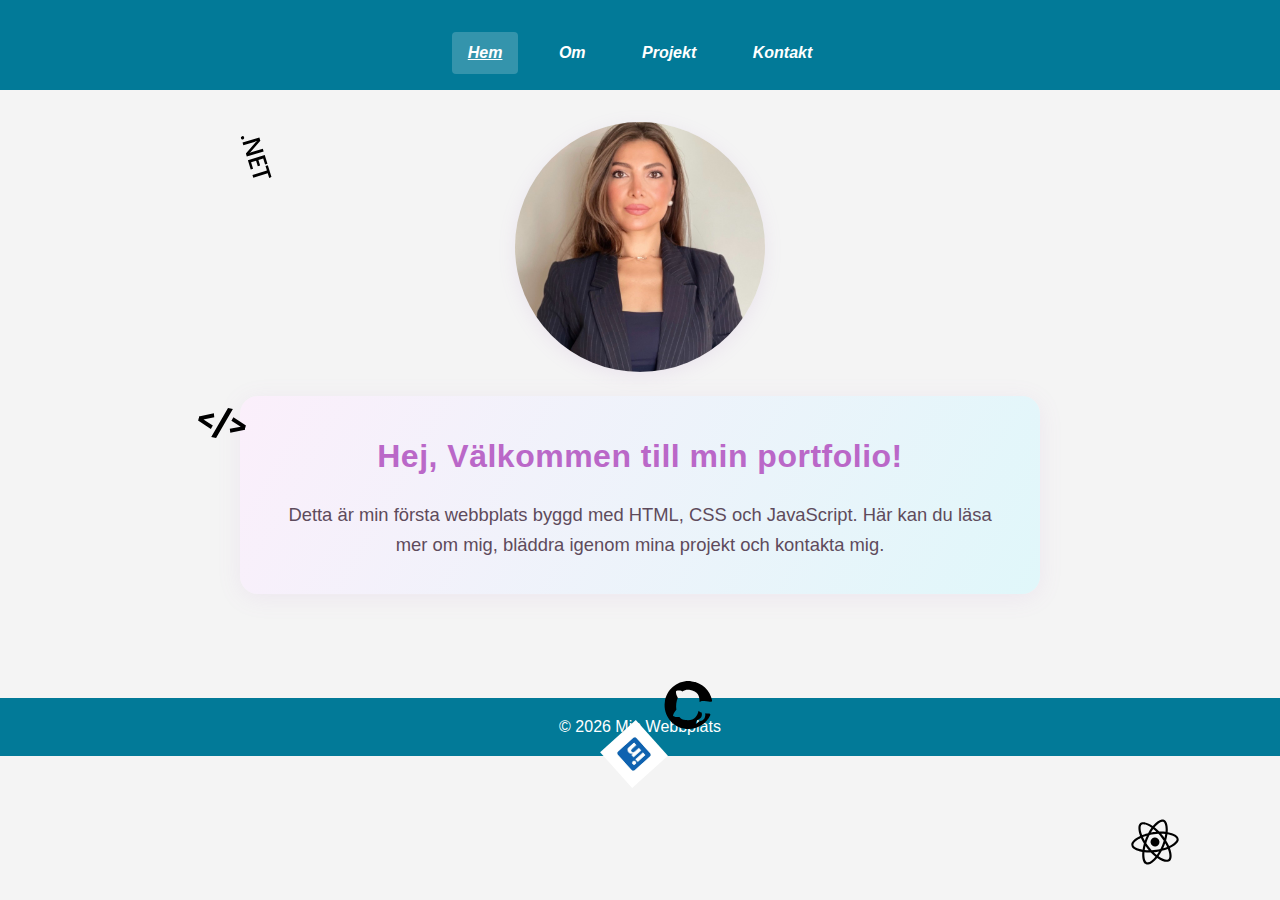
<file: index.html>
<!DOCTYPE html>
<html lang="sv">

<head>
  <meta charset="UTF-8">
  <meta name="viewport" content="width=device-width, initial-scale=1.0">
  <title>Min Första Webbplats</title>
  <link rel="stylesheet" href="style.css">
</head>

<body>
  <header>
    <nav>
      <a href="index.html" class="active">Hem</a>
      <a href="om.html">Om</a>
      <a href="projects.html">Projekt</a>
      <a href="kontakt.html">Kontakt</a>
    </nav>
  </header>

  <main>
    <img src="Image/CvBild.jpg" alt="CV Bild"
      style="max-width:250px; width:90%; display:block; margin: 0 auto 1.5rem auto; border-radius: 50%; box-shadow: 0 4px 18px rgba(180,120,200,0.13);">

    <section class="intro">
      <h2>Hej, Välkommen till min portfolio!</h2>
      <p> Detta är min första webbplats byggd med HTML, CSS och JavaScript. Här kan du läsa mer om mig, bläddra igenom
        mina projekt och kontakta mig.
      </p>
    </section>

    <div class="logo-container">
      <img src="Image/github.svg" alt="GitHub" class="floating-logo">
      <img src="Image/linkedin.jpg" alt="LinkedIn" class="floating-logo">
      <img src="Image/dotnet.svg" alt=".NET" class="floating-logo">
      <img src="Image/htmx.svg" alt="HTMX" class="floating-logo">
      <img src="Image/react.svg" alt="React" class="floating-logo">
    </div>
  </main>

  <footer>
    <p>&copy; 2026 Min Webbplats</p>
  </footer>

  <script src="floating-logos.js"></script>
</body>

</html>
</file>
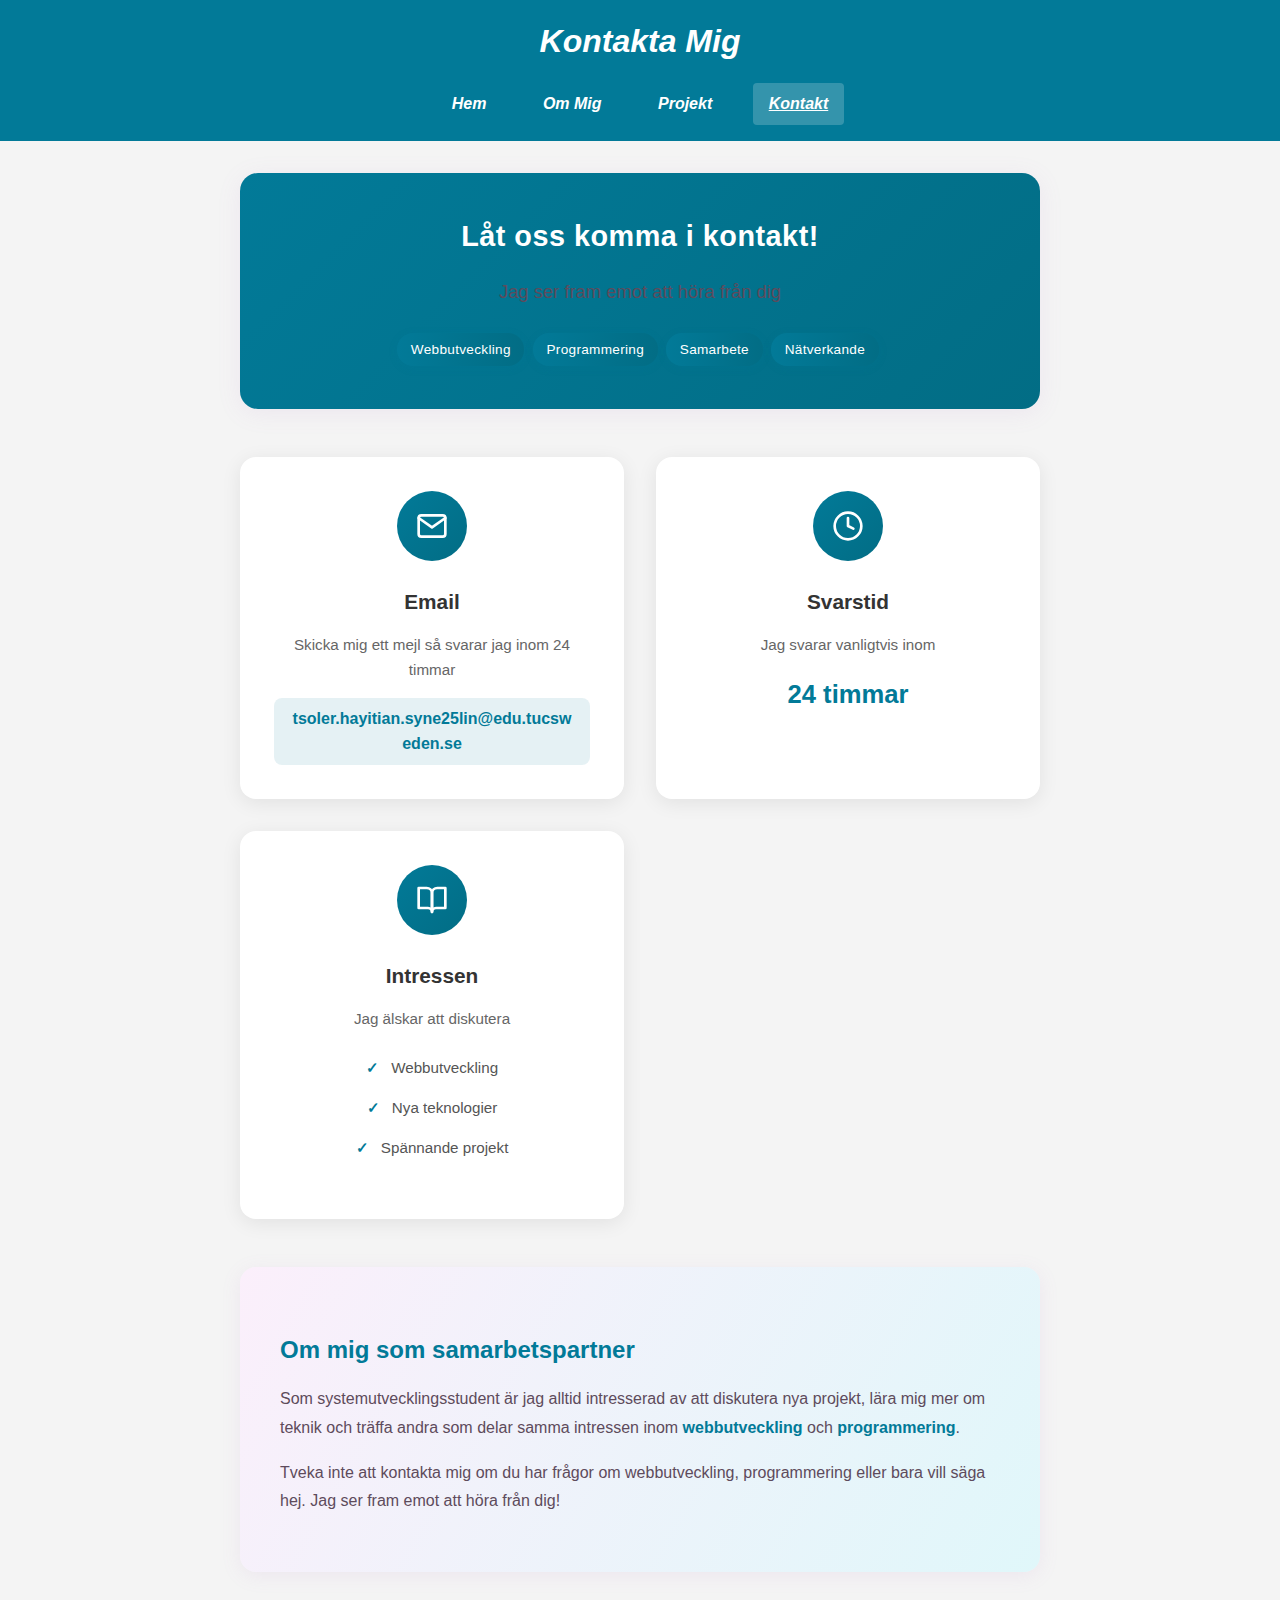
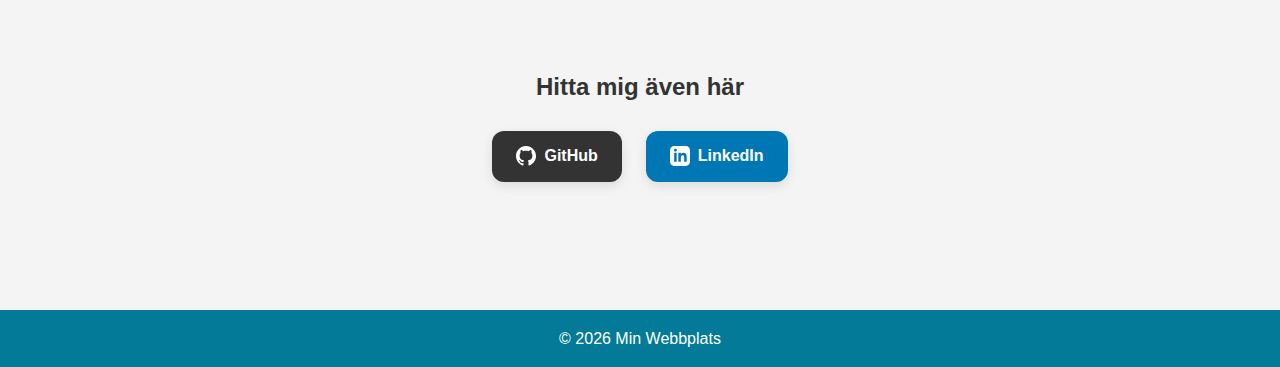
<file: kontakt.html>
<!DOCTYPE html>
<html lang="sv">

<head>
  <meta charset="UTF-8">
  <meta name="viewport" content="width=device-width, initial-scale=1.0">
  <title>Kontakta Mig</title>
  <link rel="stylesheet" href="style.css">
</head>

<body>
  <header>
    <h1>Kontakta Mig</h1>

    <nav>
      <a href="index.html">Hem</a>
      <a href="om.html">Om Mig</a>
      <a href="projects.html">Projekt</a>
      <a href="kontakt.html" class="active">Kontakt</a>
    </nav>
  </header>

  <main>
    <section class="intro contact-hero">
      <h2>Låt oss komma i kontakt!</h2>
      <p class="contact-subtitle">Jag ser fram emot att höra från dig</p>

      <div class="contact-badges">
        <span class="badge badge-pulse">Webbutveckling</span>
        <span class="badge badge-pulse">Programmering</span>
        <span class="badge badge-pulse">Samarbete</span>
        <span class="badge badge-pulse">Nätverkande</span>
      </div>
    </section>

    <section class="contact-content">
      <div class="contact-grid">

        <!-- Email Card -->
        <div class="contact-card">
          <div class="contact-icon">
            <svg xmlns="http://www.w3.org/2000/svg" width="32" height="32" viewBox="0 0 24 24" fill="none"
              stroke="currentColor" stroke-width="2" stroke-linecap="round" stroke-linejoin="round">
              <path d="M4 4h16c1.1 0 2 .9 2 2v12c0 1.1-.9 2-2 2H4c-1.1 0-2-.9-2-2V6c0-1.1.9-2 2-2z"></path>
              <polyline points="22,6 12,13 2,6"></polyline>
            </svg>
          </div>
          <h3>Email</h3>
          <p>Skicka mig ett mejl så svarar jag inom 24 timmar</p>
          <a href="mailto:tsoler.hayitian.syne25lin@edu.tucsweden.se" class="contact-link">
            tsoler.hayitian.syne25lin@edu.tucsweden.se
          </a>
        </div>

        <!-- Response Time Card -->
        <div class="contact-card">
          <div class="contact-icon">
            <svg xmlns="http://www.w3.org/2000/svg" width="32" height="32" viewBox="0 0 24 24" fill="none"
              stroke="currentColor" stroke-width="2" stroke-linecap="round" stroke-linejoin="round">
              <circle cx="12" cy="12" r="10"></circle>
              <polyline points="12 6 12 12 16 14"></polyline>
            </svg>
          </div>
          <h3>Svarstid</h3>
          <p>Jag svarar vanligtvis inom</p>
          <div class="response-time">24 timmar</div>
        </div>

        <!-- Interests Card -->
        <div class="contact-card">
          <div class="contact-icon">
            <svg xmlns="http://www.w3.org/2000/svg" width="32" height="32" viewBox="0 0 24 24" fill="none"
              stroke="currentColor" stroke-width="2" stroke-linecap="round" stroke-linejoin="round">
              <path d="M2 3h6a4 4 0 0 1 4 4v14a3 3 0 0 0-3-3H2z"></path>
              <path d="M22 3h-6a4 4 0 0 0-4 4v14a3 3 0 0 1 3-3h7z"></path>
            </svg>
          </div>
          <h3>Intressen</h3>
          <p>Jag älskar att diskutera</p>
          <ul class="interests-list">
            <li>Webbutveckling</li>
            <li>Nya teknologier</li>
            <li>Spännande projekt</li>
          </ul>
        </div>

      </div>

      <!-- Additional Info Section -->
      <div class="contact-info-box">
        <h3>Om mig som samarbetspartner</h3>
        <p>
          Som systemutvecklingsstudent är jag alltid intresserad av att diskutera nya projekt,
          lära mig mer om teknik och träffa andra som delar samma intressen inom
          <strong>webbutveckling</strong> och <strong>programmering</strong>.
        </p>
        <p>
          Tveka inte att kontakta mig om du har frågor om webbutveckling, programmering eller
          bara vill säga hej. Jag ser fram emot att höra från dig!
        </p>
      </div>

      <!-- Social Links (optional) -->
      <div class="social-section">
        <h3>Hitta mig även här</h3>
        <div class="social-links">
          <a href="https://github.com/TSOLER89" target="_blank" class="social-btn github-btn">
            <svg xmlns="http://www.w3.org/2000/svg" width="20" height="20" viewBox="0 0 24 24" fill="currentColor">
              <path
                d="M12 0c-6.626 0-12 5.373-12 12 0 5.302 3.438 9.8 8.207 11.387.599.111.793-.261.793-.577v-2.234c-3.338.726-4.033-1.416-4.033-1.416-.546-1.387-1.333-1.756-1.333-1.756-1.089-.745.083-.729.083-.729 1.205.084 1.839 1.237 1.839 1.237 1.07 1.834 2.807 1.304 3.492.997.107-.775.418-1.305.762-1.604-2.665-.305-5.467-1.334-5.467-5.931 0-1.311.469-2.381 1.236-3.221-.124-.303-.535-1.524.117-3.176 0 0 1.008-.322 3.301 1.23.957-.266 1.983-.399 3.003-.404 1.02.005 2.047.138 3.006.404 2.291-1.552 3.297-1.23 3.297-1.23.653 1.653.242 2.874.118 3.176.77.84 1.235 1.911 1.235 3.221 0 4.609-2.807 5.624-5.479 5.921.43.372.823 1.102.823 2.222v3.293c0 .319.192.694.801.576 4.765-1.589 8.199-6.086 8.199-11.386 0-6.627-5.373-12-12-12z" />
            </svg>
            GitHub
          </a>
          <a href="https://www.linkedin.com/in/tsoler-hayitian-351ba7331/" target="_blank"
            class="social-btn linkedin-btn">
            <svg xmlns="http://www.w3.org/2000/svg" width="20" height="20" viewBox="0 0 24 24" fill="currentColor">
              <path
                d="M19 0h-14c-2.761 0-5 2.239-5 5v14c0 2.761 2.239 5 5 5h14c2.762 0 5-2.239 5-5v-14c0-2.761-2.238-5-5-5zm-11 19h-3v-11h3v11zm-1.5-12.268c-.966 0-1.75-.79-1.75-1.764s.784-1.764 1.75-1.764 1.75.79 1.75 1.764-.783 1.764-1.75 1.764zm13.5 12.268h-3v-5.604c0-3.368-4-3.113-4 0v5.604h-3v-11h3v1.765c1.396-2.586 7-2.777 7 2.476v6.759z" />
            </svg>
            LinkedIn
          </a>
        </div>
      </div>

    </section>
  </main>

  <footer>
    <p>&copy; 2026 Min Webbplats</p>
  </footer>

</body>

</html>
</file>
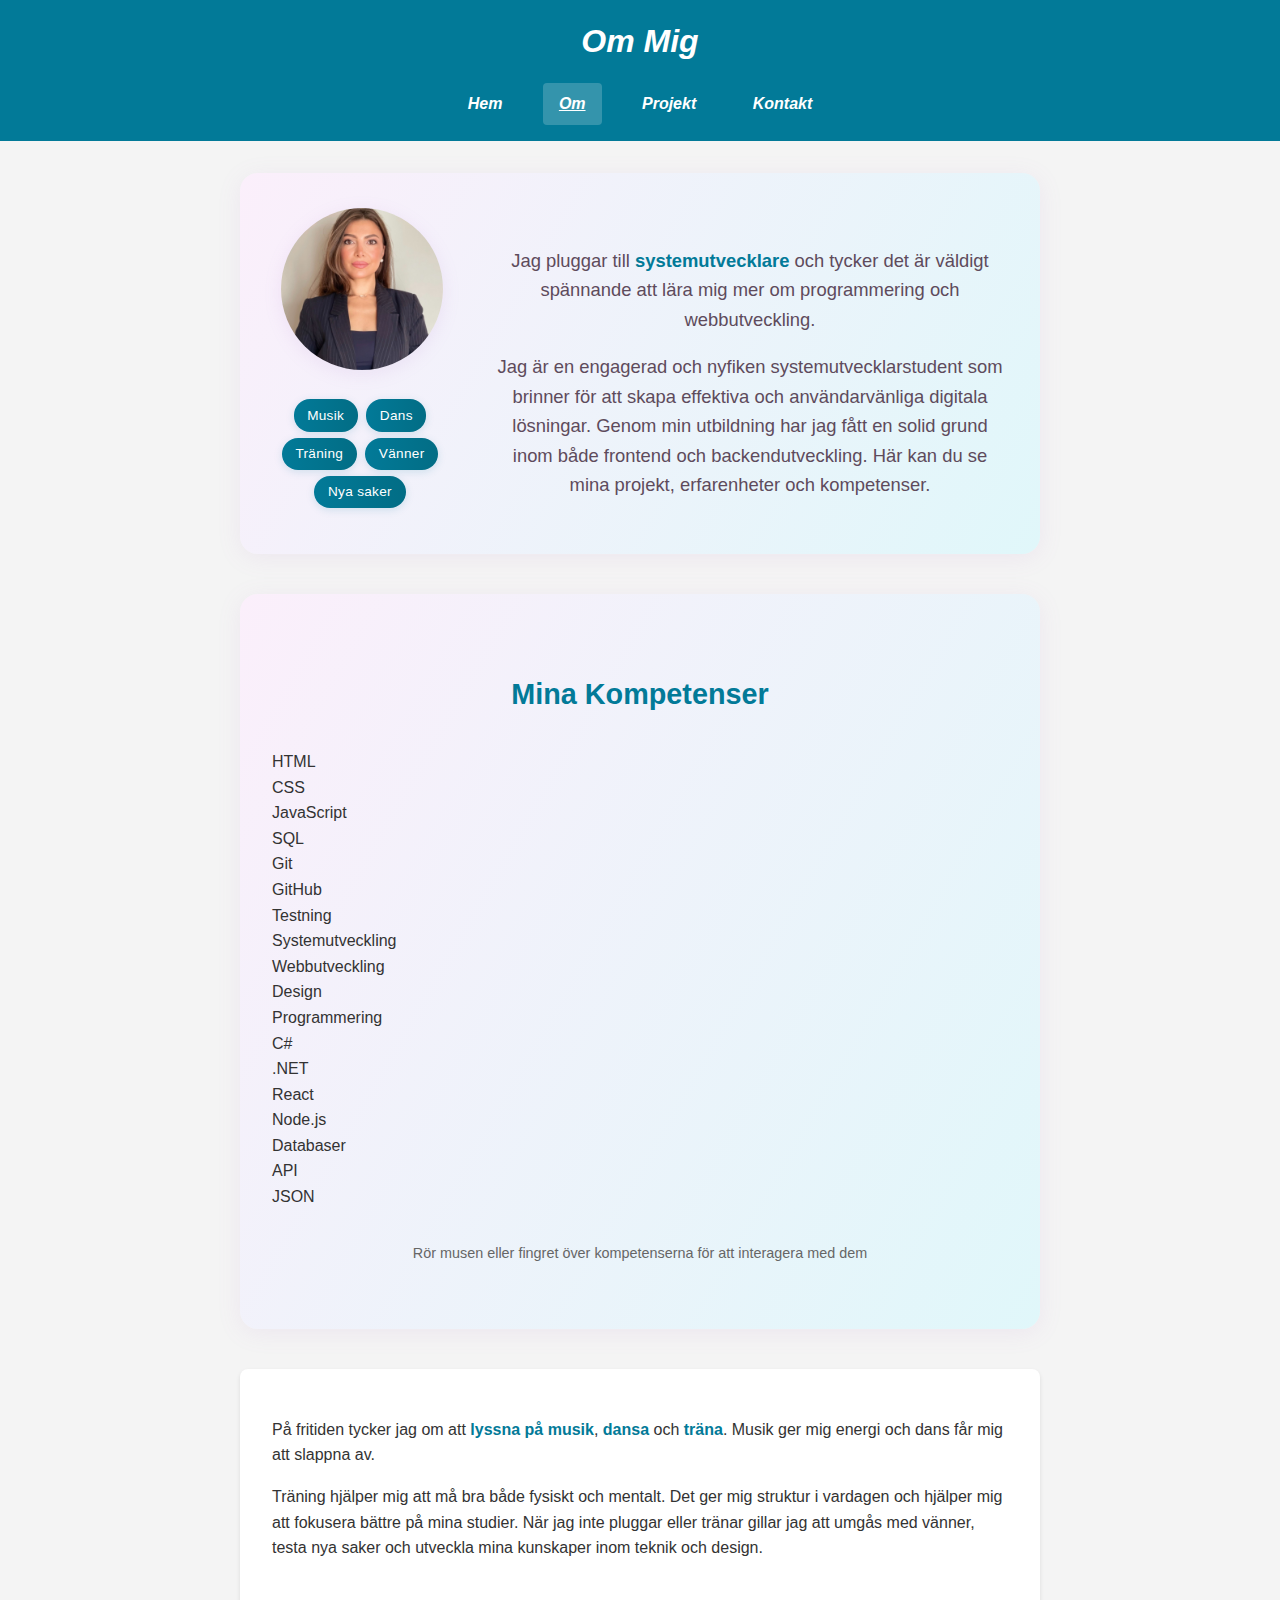
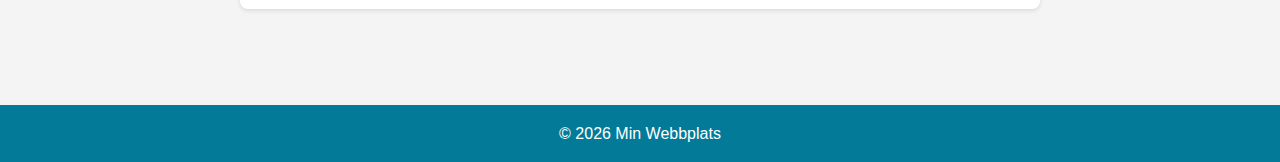
<file: om.html>
<!DOCTYPE html>
<html lang="sv">

<head>
  <meta charset="UTF-8">
  <meta name="viewport" content="width=device-width, initial-scale=1.0">
  <title>Om Mig - Min Första Webbplats</title>
  <link rel="stylesheet" href="style.css">
  <script src="fade-in.js"></script>
</head>

<body>
  <header>
    <h1>Om Mig</h1>

    <nav>
      <a href="index.html">Hem</a>
      <a href="om.html" class="active">Om</a>
      <a href="projects.html">Projekt</a>
      <a href="kontakt.html">Kontakt</a>
    </nav>
  </header>

  <main>
    <section class="intro" style="margin-bottom:2.5rem;">
      <div style="display:flex;flex-wrap:wrap;align-items:center;justify-content:center;gap:2.5rem;">
        <div style="flex:0 0 180px;text-align:center;">
          <img src="Image/CvBild.jpg" alt="Profilbild"
            style="max-width:180px;width:90%;border-radius:50%;box-shadow:0 4px 18px rgba(180,120,200,0.13);margin-bottom:1.2rem;">
          <div style="margin-bottom:1.2rem;">
            <span class="badge badge-animate-left">Musik</span>
            <span class="badge badge-animate-left">Dans</span>
            <span class="badge badge-animate-left">Träning</span>
            <span class="badge badge-animate-left">Vänner</span>
            <span class="badge badge-animate-left">Nya saker</span>
          </div>
        </div>
        <div style="flex:1;min-width:250px;max-width:600px;">

          <p>
            Jag pluggar till <strong>systemutvecklare</strong> och tycker det är väldigt spännande att lära mig mer
            om programmering och webbutveckling.
          </p>
          <p>
            Jag är en engagerad och nyfiken systemutvecklarstudent som brinner för att skapa effektiva och
            användarvänliga digitala lösningar. Genom min utbildning har jag fått en solid grund inom både frontend och
            backendutveckling. Här kan du se mina projekt, erfarenheter och kompetenser.
          </p>
        </div>
      </div>
    </section>

    <!-- Kompetenser med interaktiv mouse/touch följning -->
    <section id="skills" class="skills-section">
      <h3 style="text-align:center; color:#027a98; font-size:1.8rem; margin-bottom:2rem;">Mina Kompetenser</h3>

      <div class="interactive-skills-container" id="skillsContainer">
        <div class="interactive-skill">HTML</div>
        <div class="interactive-skill">CSS</div>
        <div class="interactive-skill">JavaScript</div>
        <div class="interactive-skill">SQL</div>
        <div class="interactive-skill">Git</div>
        <div class="interactive-skill">GitHub</div>
        <div class="interactive-skill">Testning</div>
        <div class="interactive-skill">Systemutveckling</div>
        <div class="interactive-skill">Webbutveckling</div>
        <div class="interactive-skill">Design</div>
        <div class="interactive-skill">Programmering</div>
        <div class="interactive-skill">C#</div>
        <div class="interactive-skill">.NET</div>
        <div class="interactive-skill">React</div>
        <div class="interactive-skill">Node.js</div>
        <div class="interactive-skill">Databaser</div>
        <div class="interactive-skill">API</div>
        <div class="interactive-skill">JSON</div>
      </div>

      <p style="text-align:center; color:#666; font-size:0.9rem; margin-top:2rem;">
        Rör musen eller fingret över kompetenserna för att interagera med dem
      </p>
    </section>

    <!-- About section -->
    <section style="margin-top:2.5rem;">
      <p>
        På fritiden tycker jag om att <strong>lyssna på musik</strong>, <strong>dansa</strong> och
        <strong>träna</strong>. Musik ger mig energi och dans får mig att slappna av.
      </p>
      <p>
        Träning hjälper mig att må bra både fysiskt och mentalt. Det ger mig struktur i vardagen och hjälper mig att
        fokusera bättre på mina studier. När jag inte pluggar eller tränar gillar jag att umgås med vänner, testa
        nya saker och utveckla mina kunskaper inom teknik och design.
      </p>
    </section>
  </main>

  <footer>
    <p>&copy; 2026 Min Webbplats</p>
  </footer>

  <script src="interactive-skills.js"></script>

</body>

</html>
</file>
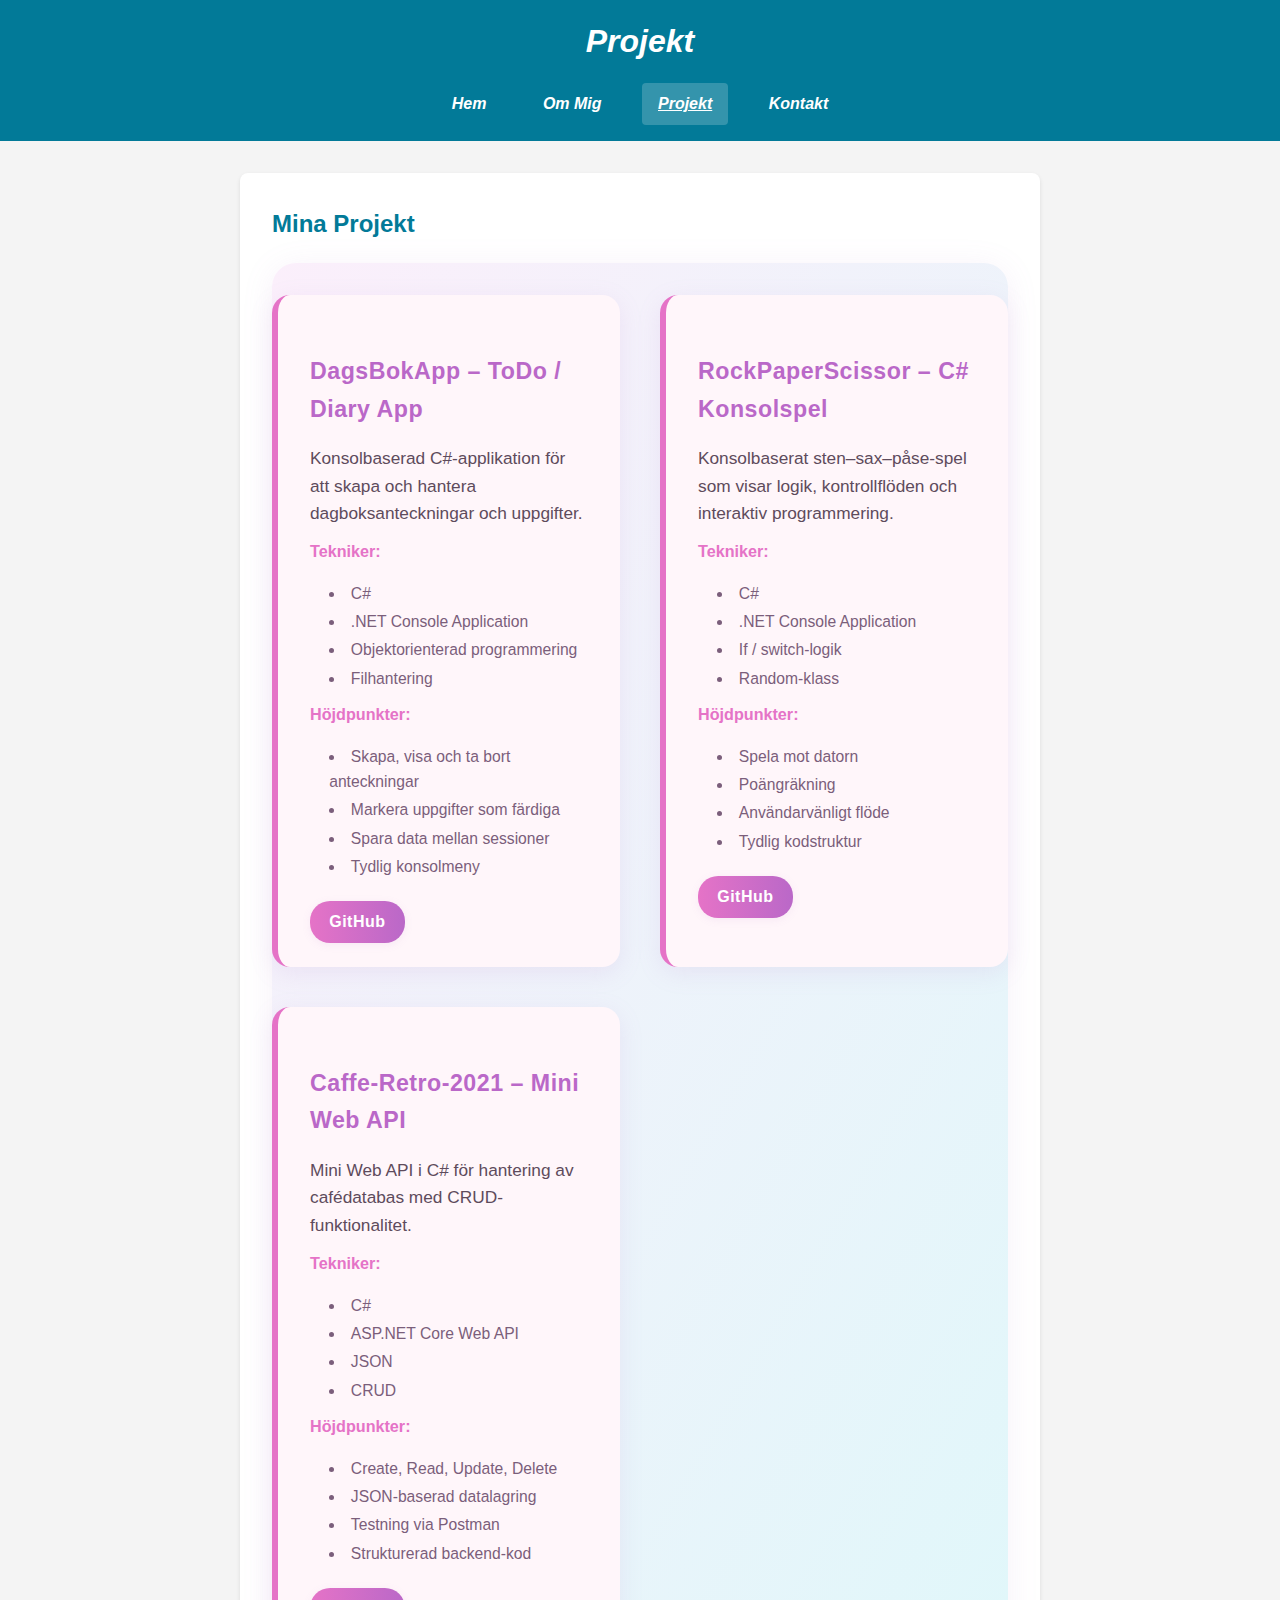
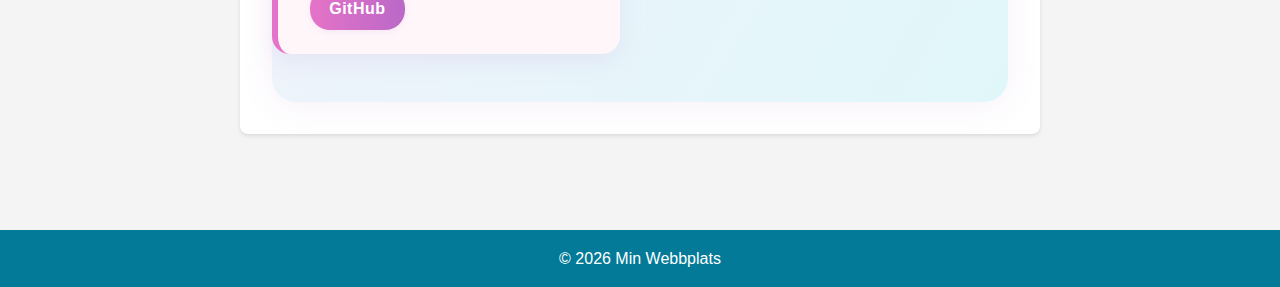
<file: projects.html>
<!DOCTYPE html>
<html lang="sv">

<head>
    <meta charset="UTF-8">
    <meta name="viewport" content="width=device-width, initial-scale=1.0">
    <title>Projekt - Min Första Webbplats</title>
    <link rel="stylesheet" href="style.css">

</head>

<body>
    <header>
        <h1>Projekt</h1>

        <nav>
            <a href="index.html">Hem</a>
            <a href="om.html">Om Mig</a>
            <a href="projects.html" class="active">Projekt</a>
            <a href="kontakt.html">Kontakt</a>

        </nav>
    </header>

    <main>

        <section>
            <h2>Mina Projekt</h2>
            <!-- logo-container removed -->
            <div id="projects-container"></div>
        </section>
    </main>

    <script src="liten-Web.js"></script>

    <footer>
        <p>&copy; 2026 Min Webbplats</p>
    </footer>
</file>
<file: style.css>
/* Floating logos for projects page */
.logo-container {
    position: fixed;
    top: 0;
    left: 0;
    width: 100vw;
    height: 100vh;
    pointer-events: none;
    z-index: 100;
}

.floating-logo {
    position: absolute;
    width: 48px;
    height: 48px;
    cursor: pointer;
    transition: transform 0.3s;
    z-index: 10;
    pointer-events: auto;
}

.floating-logo:hover {
    transform: scale(1.3);
}

.badge-animate-left {
    animation: moveLeftRight 2.5s ease-in-out infinite alternate;
}

.badge-animate-right {
    animation: moveRightLeft 2.5s ease-in-out infinite alternate;
}

@keyframes moveLeftRight {
    0% {
        transform: translateX(0);
    }

    100% {
        transform: translateX(18px);
    }
}

@keyframes moveRightLeft {
    0% {
        transform: translateX(0);
    }

    100% {
        transform: translateX(-18px);
    }
}

/* =================================
   BADGES FOR SKILLS
   ================================= */

.badge {
    display: inline-block;
    background: linear-gradient(90deg, #027a98 0%, #026d85 100%);
    color: #fff;
    font-size: 0.85rem;
    font-weight: 500;
    padding: 0.4em 1em;
    border-radius: 16px;
    margin: 0.2em 0.3em 0.2em 0;
    box-shadow: 0 2px 8px 0 rgba(2, 122, 152, 0.15);
    letter-spacing: 0.3px;
    border: none;
    transition: background 0.18s, color 0.18s, transform 0.3s;
}

.badge:hover {
    background: linear-gradient(90deg, #026d85 0%, #027a98 100%);
    color: #fff;
    transform: translateY(-2px);
}

.badge-pulse {
    animation: pulse 2s ease-in-out infinite;
}

@keyframes pulse {

    0%,
    100% {
        transform: scale(1);
        box-shadow: 0 2px 8px 0 rgba(2, 122, 152, 0.15);
    }

    50% {
        transform: scale(1.05);
        box-shadow: 0 4px 16px 0 rgba(2, 122, 152, 0.25);
    }
}

/* =================================
   DECORATIVE BLOB SVG BACKGROUND
   ================================= */

.decor-blob {
    position: fixed;
    right: -120px;
    bottom: -120px;
    width: 380px;
    height: 380px;
    z-index: 0;
    pointer-events: none;
    opacity: 0.18;
}

/* =================================
   INTRO SECTION STYLES
   ================================= */

.intro {
    background: linear-gradient(120deg, #fbeffb 0%, #e0f7fa 100%);
    border-radius: 18px;
    box-shadow: 0 4px 24px 0 rgba(180, 120, 200, 0.10);
    padding: 2.2rem 2rem 1.5rem 2rem;
    margin-bottom: 2.5rem;
    text-align: center;
    font-family: 'Segoe UI', 'Poppins', Arial, sans-serif;
    position: relative;
    z-index: 1;
}

.intro h2 {
    color: #ba68c8;
    font-size: 2rem;
    margin-bottom: 0.5rem;
    font-family: 'Poppins', 'Segoe UI', Arial, sans-serif;
    font-weight: 700;
    letter-spacing: 0.5px;
}

.intro p {
    color: #5e4b5c;
    font-size: 1.15rem;
    margin-bottom: 0.7rem;
    font-weight: 500;
}

/* =================================
   CONTACT PAGE SPECIFIC STYLES
   ================================= */

.contact-hero {
    background: linear-gradient(135deg, #027a98 0%, #026d85 100%);
    padding: 2.5rem 2rem;
    margin-bottom: 3rem;
}

.contact-hero h2 {
    color: #fff;
    font-size: 1.8rem;
    margin-bottom: 0.6rem;
    font-weight: 600;
}

.contact-subtitle {
    color: rgba(255, 255, 255, 0.95);
    font-size: 1rem;
    margin-bottom: 1.5rem;
    font-weight: 400;
}

.contact-badges {
    margin-top: 1.5rem;
}

.contact-content {
    background: transparent;
    padding: 0;
    box-shadow: none;
}

.contact-grid {
    display: grid;
    grid-template-columns: repeat(auto-fit, minmax(280px, 1fr));
    gap: 2rem;
    margin-bottom: 3rem;
}

.contact-card {
    background: #fff;
    padding: 2rem;
    border-radius: 16px;
    box-shadow: 0 4px 20px rgba(0, 0, 0, 0.08);
    text-align: center;
    transition: all 0.3s ease;
    border: 2px solid transparent;
}

.contact-card:hover {
    transform: translateY(-8px);
    box-shadow: 0 12px 40px rgba(2, 122, 152, 0.15);
    border-color: #027a98;
}

.contact-icon {
    width: 70px;
    height: 70px;
    margin: 0 auto 1.5rem;
    background: linear-gradient(135deg, #027a98 0%, #026d85 100%);
    border-radius: 50%;
    display: flex;
    align-items: center;
    justify-content: center;
    color: #fff;
}

.contact-card h3 {
    color: #333;
    font-size: 1.3rem;
    margin-bottom: 0.8rem;
    font-weight: 600;
}

.contact-card p {
    color: #666;
    font-size: 0.95rem;
    margin-bottom: 1rem;
}

.contact-link {
    display: inline-block;
    color: #027a98;
    font-weight: 600;
    text-decoration: none;
    word-break: break-all;
    padding: 0.5rem 1rem;
    border-radius: 8px;
    transition: all 0.3s;
    background: rgba(2, 122, 152, 0.1);
}

.contact-link:hover {
    background: rgba(2, 122, 152, 0.2);
    transform: scale(1.05);
}

.response-time {
    font-size: 1.6rem;
    font-weight: 700;
    color: #027a98;
    margin-top: 0.5rem;
}

.interests-list {
    list-style: none;
    padding: 0;
    margin-top: 1rem;
}

.interests-list li {
    padding: 0.5rem;
    color: #555;
    font-size: 0.95rem;
}

.interests-list li:before {
    content: "✓ ";
    color: #027a98;
    font-weight: bold;
    margin-right: 0.5rem;
}

.contact-info-box {
    background: linear-gradient(120deg, #fbeffb 0%, #e0f7fa 100%);
    padding: 2.5rem;
    border-radius: 16px;
    margin-bottom: 2.5rem;
    box-shadow: 0 4px 20px rgba(180, 120, 200, 0.10);
}

.contact-info-box h3 {
    color: #027a98;
    font-size: 1.5rem;
    margin-bottom: 1rem;
    font-weight: 600;
}

.contact-info-box p {
    color: #5e4b5c;
    font-size: 1rem;
    line-height: 1.8;
    margin-bottom: 1rem;
}

.social-section {
    text-align: center;
    padding: 2rem;
}

.social-section h3 {
    color: #333;
    font-size: 1.5rem;
    margin-bottom: 1.5rem;
    font-weight: 600;
}

.social-links {
    display: flex;
    gap: 1.5rem;
    justify-content: center;
    flex-wrap: wrap;
}

.social-btn {
    display: inline-flex;
    align-items: center;
    gap: 0.5rem;
    padding: 0.8rem 1.5rem;
    border-radius: 12px;
    text-decoration: none;
    font-weight: 600;
    transition: all 0.3s;
    box-shadow: 0 4px 12px rgba(0, 0, 0, 0.1);
}

.github-btn {
    background: #333;
    color: #fff;
}

.github-btn:hover {
    background: #000;
    transform: translateY(-3px);
    box-shadow: 0 6px 20px rgba(0, 0, 0, 0.2);
}

.linkedin-btn {
    background: #0077b5;
    color: #fff;
}

.linkedin-btn:hover {
    background: #005885;
    transform: translateY(-3px);
    box-shadow: 0 6px 20px rgba(0, 119, 181, 0.3);
}

/*  GLOBAL STYLES*/

/*Basic styling for the entire webpage body*/
body {
    font-family: Arial, sans-serif;
    /* sets font type for entire page*/
    margin: 0;
    /*removes default browser margins*/
    padding: 0;
    /*removes default browser padding*/
    background-color: #f4f4f4;
    /*Light grey background for page*/
    color: #333;
    /*Dark Gray text color*/
    line-height: 1.6;
    /* Spacing between text lines for readability */
}


/*Style for the top header section (title + navigation)*/

header {
    background-color: #027a98;
    /* blue background color same as footer */
    color: white;
    /*white text color*/
    font-style: italic;
    padding: 1rem 0;
    /*vertical padding (top and bottom)*/
    text-align: center;
    /*Center all header content*/
}

/*Styles for the main title (Välkommen till min Webbplats)*/
header h1 {
    margin: 0 0 1rem 0;
    /* No top margin, bottom margin for spacing */
}

/* =================================
   NAVIGATION STYLES 
   ================================= */

/* Container for navigation links */

nav {
    margin-top: 1rem;
    /* Space above navigation menu */
}

/* Styles for each navigation link (Hem, Om, Kontakt) */
nav a {
    color: white;
    /* White text color for links */
    text-decoration: none;
    /* Removes underline from links */
    font-weight: bold;
    /* Makes text bold */
    padding: 0.5rem 1rem;
    /* Space inside each link button */
    margin: 0 10px;
    /* Space between navigation buttons */
    border-radius: 4px;
    /* Rounded corners on buttons */
    transition: background-color 0.5s ease;
    /* Smooth color change on hover */
    display: inline-block;
    /* Allows padding and margins on links */
}

/* Styles for navigation links when hovered or active page */
nav a:hover,
nav a.active {
    background-color: rgba(255, 255, 255, 0.2);
    text-decoration: underline;
}

/* =================================
   MAIN CONTENT STYLES 
   ================================= */

/* Container for main page content */
main {
    padding: 2rem;
    /* Space around main content */
    max-width: 800px;
    /* Maximum width to prevent content from stretching too wide */
    margin: 0 auto;
    /* Centers the main content on page */
}


/* Styles for images in main content (AI.jpg) */


/* =================================
   CONTENT SECTION STYLES 
   ================================= */

/* Styles for content sections (white boxes with text) */
section {
    background-color: white;
    padding: 2rem;
    /* Space inside content boxes */
    border-radius: 8px;
    /* Rounded corners on content boxes */
    box-shadow: 0 2px 4px rgba(0, 0, 0, 0.1);
    /* Subtle shadow effect */
    margin-bottom: 2rem;
    /* Space below each section */
}

/* =================================
   TWO-COLUMN LAYOUT STYLES 
   ================================= */

/* Container for two-column layout */
.columns-container {
    display: flex;
    /* Creates flexible layout */
    gap: 2rem;
    /* Space between columns */
    margin-top: 1.5rem;
    /* Space below the h2 title */
}

/* Individual column styling */
.column {
    flex: 1;
    /* Each column takes equal width */
    background-color: #f9f9f9;
    /* Light background for each column */
    padding: 1.5rem;
    /* Space inside each column */
    border-radius: 10px;
    /* Rounded corners */
    border-left: 5px solid #027a98;
    /* Blue accent border on left */
}

/* Responsive: Stack columns on small screens */
@media (max-width: 768px) {
    .columns-container {
        flex-direction: column;
        /* Stack columns vertically on small screens */
        gap: 1rem;
        /* Reduced gap on mobile */
    }
}

/* =================================
   TEXT STYLES 
   ================================= */

/* Styles for section headings (like "Hej!", "Om mig", "Kontakta mig") */
h2 {
    color: #027a98;
    /* Blue color matching header/footer */
    margin-top: 0;
    /* No space above heading */
}

/* Styles for paragraphs */
p {
    margin-bottom: 1rem;
    /* Space below each paragraph */
}


/* Styles for bold text (like "systemutvecklare", "lyssna på musik") */
strong {
    color: #027a98;
    /* Blue color for emphasis */
}

/* =================================
   LINK STYLES 
   ================================= */

/* Links in content */
/* Styles for links inside content sections (like email link) */
section a {
    color: #027a98;
}

/* Hover effect for content links */
section a:hover {
    color: #047e5d;
    /* Darker green color on hover */
}

/* =================================
   FOOTER STYLES 
   ================================= */
/* Styles for bottom footer section */
footer {
    background-color: #027a98;
    color: white;
    text-align: center;
    padding: 1rem;
    /* Space inside footer */
    margin-top: 2rem;
    /* Space above footer */
}

/* Styles for copyright text in footer */
footer p {
    margin: 0;
    /* No margins around footer text */
}



/* =================================
   RESPONSIVE DESIGN (Mobile devices) 
   ================================= */

/* Responsive design */

/* Styles for screens smaller than 768px (tablets and phones) */
@media (max-width: 768px) {

    /* Makes navigation links stack vertically on small screens */
    nav a {
        display: block;
        /* Each link takes full width */
        margin: 0.5rem 0;
        /* Vertical spacing between links */
    }

    /* Reduces padding on small screens */
    main {
        padding: 1rem;
        /* Less space around content */
    }


    /* Reduces padding inside sections on small screens */
    section {
        padding: 1rem;
        /* Less space inside content boxes */
    }

    .contact-hero h2 {
        font-size: 1.5rem;
    }

    .contact-grid {
        grid-template-columns: 1fr;
    }

    .social-links {
        flex-direction: column;
        align-items: stretch;
    }

    .social-btn {
        justify-content: center;
    }
}

/* =================================
   FLOATING SKILLS ANIMATION
   ================================= */

.skills-section {
    background: linear-gradient(120deg, #fbeffb 0%, #e0f7fa 100%);
    padding: 3rem 2rem;
    border-radius: 18px;
    box-shadow: 0 4px 24px 0 rgba(180, 120, 200, 0.10);
    margin-bottom: 2.5rem;
    position: relative;
    overflow: hidden;
}

.floating-skills-container {
    position: relative;
    width: 100%;
    height: 500px;
    margin: 0 auto;
}

.floating-skill {
    position: absolute;
    background: linear-gradient(135deg, #027a98 0%, #0399c4 100%);
    color: white;
    padding: 0.6rem 1.2rem;
    border-radius: 20px;
    font-weight: 600;
    font-size: 0.9rem;
    box-shadow: 0 4px 15px rgba(2, 122, 152, 0.3);
    cursor: pointer;
    transition: all 0.3s ease;
    animation: float-around 3s ease-in-out infinite;
    white-space: nowrap;
}

.floating-skill:hover {
    background: linear-gradient(135deg, #0399c4 0%, #04bfdb 100%);
    transform: scale(1.15);
    z-index: 10;
    box-shadow: 0 6px 25px rgba(2, 122, 152, 0.5);
}

/* Different float patterns */
.floating-skill:nth-child(odd) {
    animation-name: float-around;
}

.floating-skill:nth-child(even) {
    animation-name: float-around-reverse;
}

.floating-skill:nth-child(3n) {
    animation-name: float-diagonal;
}

@keyframes float-around {

    0%,
    100% {
        transform: translate(0, 0) rotate(0deg);
    }

    25% {
        transform: translate(30px, -20px) rotate(5deg);
    }

    50% {
        transform: translate(-20px, 30px) rotate(-5deg);
    }

    75% {
        transform: translate(25px, 25px) rotate(3deg);
    }
}

@keyframes float-around-reverse {

    0%,
    100% {
        transform: translate(0, 0) rotate(0deg);
    }

    25% {
        transform: translate(-30px, 20px) rotate(-5deg);
    }

    50% {
        transform: translate(20px, -30px) rotate(5deg);
    }

    75% {
        transform: translate(-25px, -25px) rotate(-3deg);
    }
}

@keyframes float-diagonal {

    0%,
    100% {
        transform: translate(0, 0) rotate(0deg);
    }

    33% {
        transform: translate(35px, 35px) rotate(8deg);
    }

    66% {
        transform: translate(-35px, -35px) rotate(-8deg);
    }
}

/* Pulse effect */
@keyframes pulse-glow {

    0%,
    100% {
        box-shadow: 0 4px 15px rgba(2, 122, 152, 0.3);
    }

    50% {
        box-shadow: 0 4px 25px rgba(2, 122, 152, 0.6);
    }
}

.floating-skill:nth-child(4n) {
    animation: float-around 3s ease-in-out infinite, pulse-glow 2s ease-in-out infinite;
}

/* Responsive adjustments */
@media (max-width: 768px) {
    .floating-skills-container {
        height: 400px;
    }

    .floating-skill {
        font-size: 0.8rem;
        padding: 0.5rem 1rem;
    }

    @keyframes float-around {

        0%,
        100% {
            transform: translate(0, 0) rotate(0deg);
        }

        25% {
            transform: translate(20px, -15px) rotate(5deg);
        }

        50% {
            transform: translate(-15px, 20px) rotate(-5deg);
        }

        75% {
            transform: translate(18px, 18px) rotate(3deg);
        }
    }

    @keyframes float-around-reverse {

        0%,
        100% {
            transform: translate(0, 0) rotate(0deg);
        }

        25% {
            transform: translate(-20px, 15px) rotate(-5deg);
        }

        50% {
            transform: translate(15px, -20px) rotate(5deg);
        }

        75% {
            transform: translate(-18px, -18px) rotate(-3deg);
        }
    }
}

@media (max-width: 480px) {
    .floating-skills-container {
        height: 350px;
    }

    .floating-skill {
        font-size: 0.75rem;
        padding: 0.4rem 0.8rem;
    }
}

#skills-list {
    display: flex;
    flex-wrap: wrap;
    gap: 0.5rem;
    list-style: none;
    padding: 0;
    margin-top: 1rem;
}

#skills-list li {
    background-color: #027a98;
    color: white;
    padding: 0.4rem 0.8rem;
    border-radius: 20px;
    font-size: 0.9rem;
}


#projects-container {
    display: grid;
    grid-template-columns: repeat(auto-fit, minmax(320px, 1fr));
    gap: 2.5rem;
    padding: 2rem 0 3rem 0;
    justify-items: center;
    background: linear-gradient(120deg, #fbeffb 0%, #e0f7fa 100%);
    border-radius: 24px;
    box-shadow: 0 4px 32px 0 rgba(180, 120, 200, 0.10);
}


.project-card {
    background: #fff6fa;
    padding: 2.2rem 2rem 1.5rem 2rem;
    border-radius: 18px;
    border-left: 6px solid #e573c7;
    box-shadow: 0 6px 24px 0 rgba(180, 120, 200, 0.13);
    transition: transform 0.18s, box-shadow 0.18s;
    font-family: 'Segoe UI', 'Poppins', 'Arial', sans-serif;
    position: relative;
    min-width: 270px;
    max-width: 400px;
    margin: 0 auto;
}

.project-card:hover {
    transform: translateY(-8px) scale(1.025);
    box-shadow: 0 12px 32px 0 rgba(180, 120, 200, 0.18);
    border-left: 6px solid #ba68c8;
}

.project-card h3 {
    color: #ba68c8;
    font-size: 1.45rem;
    margin-bottom: 0.5rem;
    font-family: 'Poppins', 'Segoe UI', Arial, sans-serif;
    font-weight: 700;
    letter-spacing: 0.5px;
}

.project-card p {
    color: #5e4b5c;
    font-size: 1.08rem;
    margin-bottom: 0.7rem;
}

.project-card strong {
    color: #e573c7;
    font-size: 1.01rem;
    font-weight: 600;
}

.project-card ul {
    padding-left: 1.2rem;
    margin-bottom: 0.7rem;
}

.project-card ul li {
    color: #7b5e7b;
    font-size: 0.98rem;
    margin-bottom: 0.2rem;
    list-style: disc inside;
}


.project-card a {
    display: inline-block;
    margin-top: 0.7rem;
    color: #fff;
    background: linear-gradient(90deg, #e573c7 0%, #ba68c8 100%);
    font-weight: 600;
    padding: 0.5rem 1.2rem;
    border-radius: 20px;
    text-decoration: none;
    box-shadow: 0 2px 8px 0 rgba(180, 120, 200, 0.10);
    transition: background 0.18s, color 0.18s, box-shadow 0.18s;
    letter-spacing: 0.5px;
}

.project-card a:hover {
    background: linear-gradient(90deg, #ba68c8 0%, #e573c7 100%);
    color: #fff6fa;
    box-shadow: 0 4px 16px 0 rgba(180, 120, 200, 0.18);
}

.hemsida-item {
    background: #fff;
    padding: 14px 12px;
    border-radius: 8px;
    font-size: 1rem;
    font-weight: 600;
    color: #333;
    border: 2px solid #ddd;
    cursor: default;
    opacity: 0;
    transform: translateY(12px);
    transition: all 0.35s ease-out;
}

.hemsida-item:hover {
    background: #0073e6;
    color: white;
    border-color: #005bb5;
    transform: scale(1.05);
}
</file>
